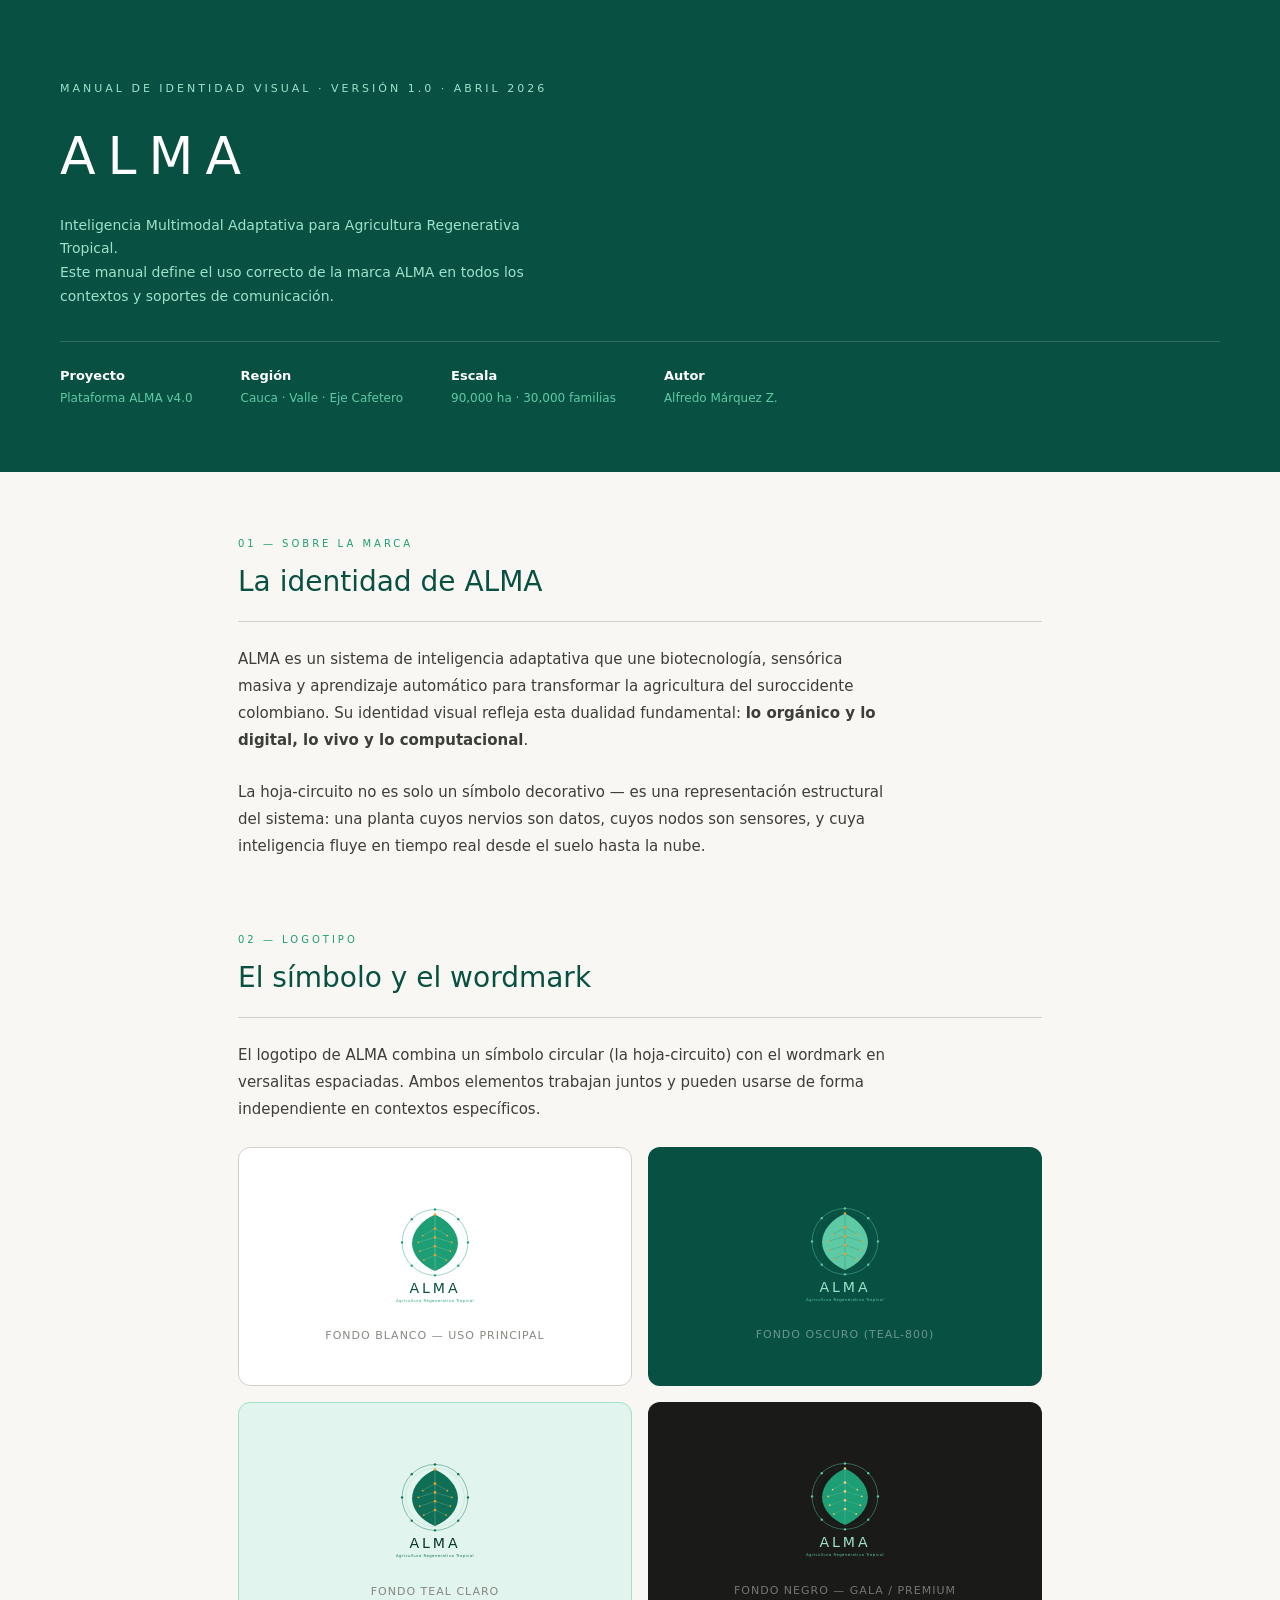
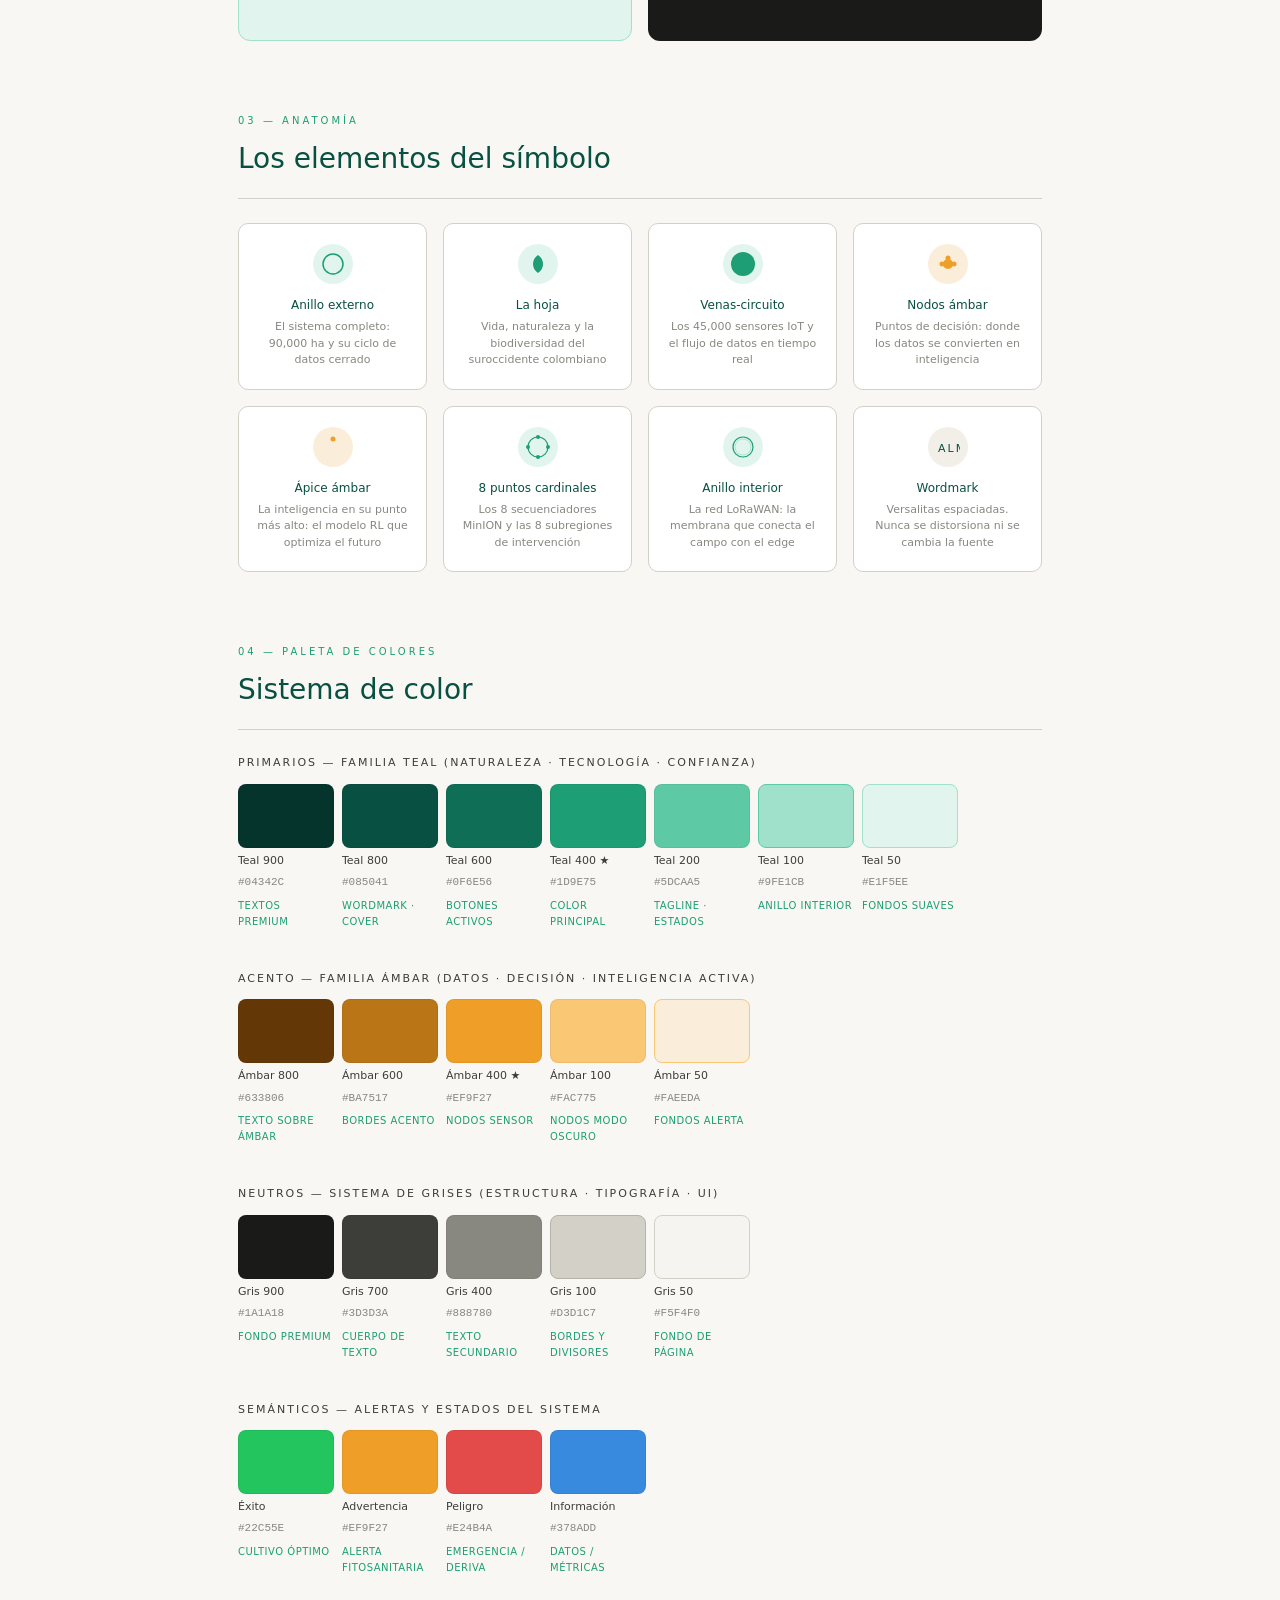
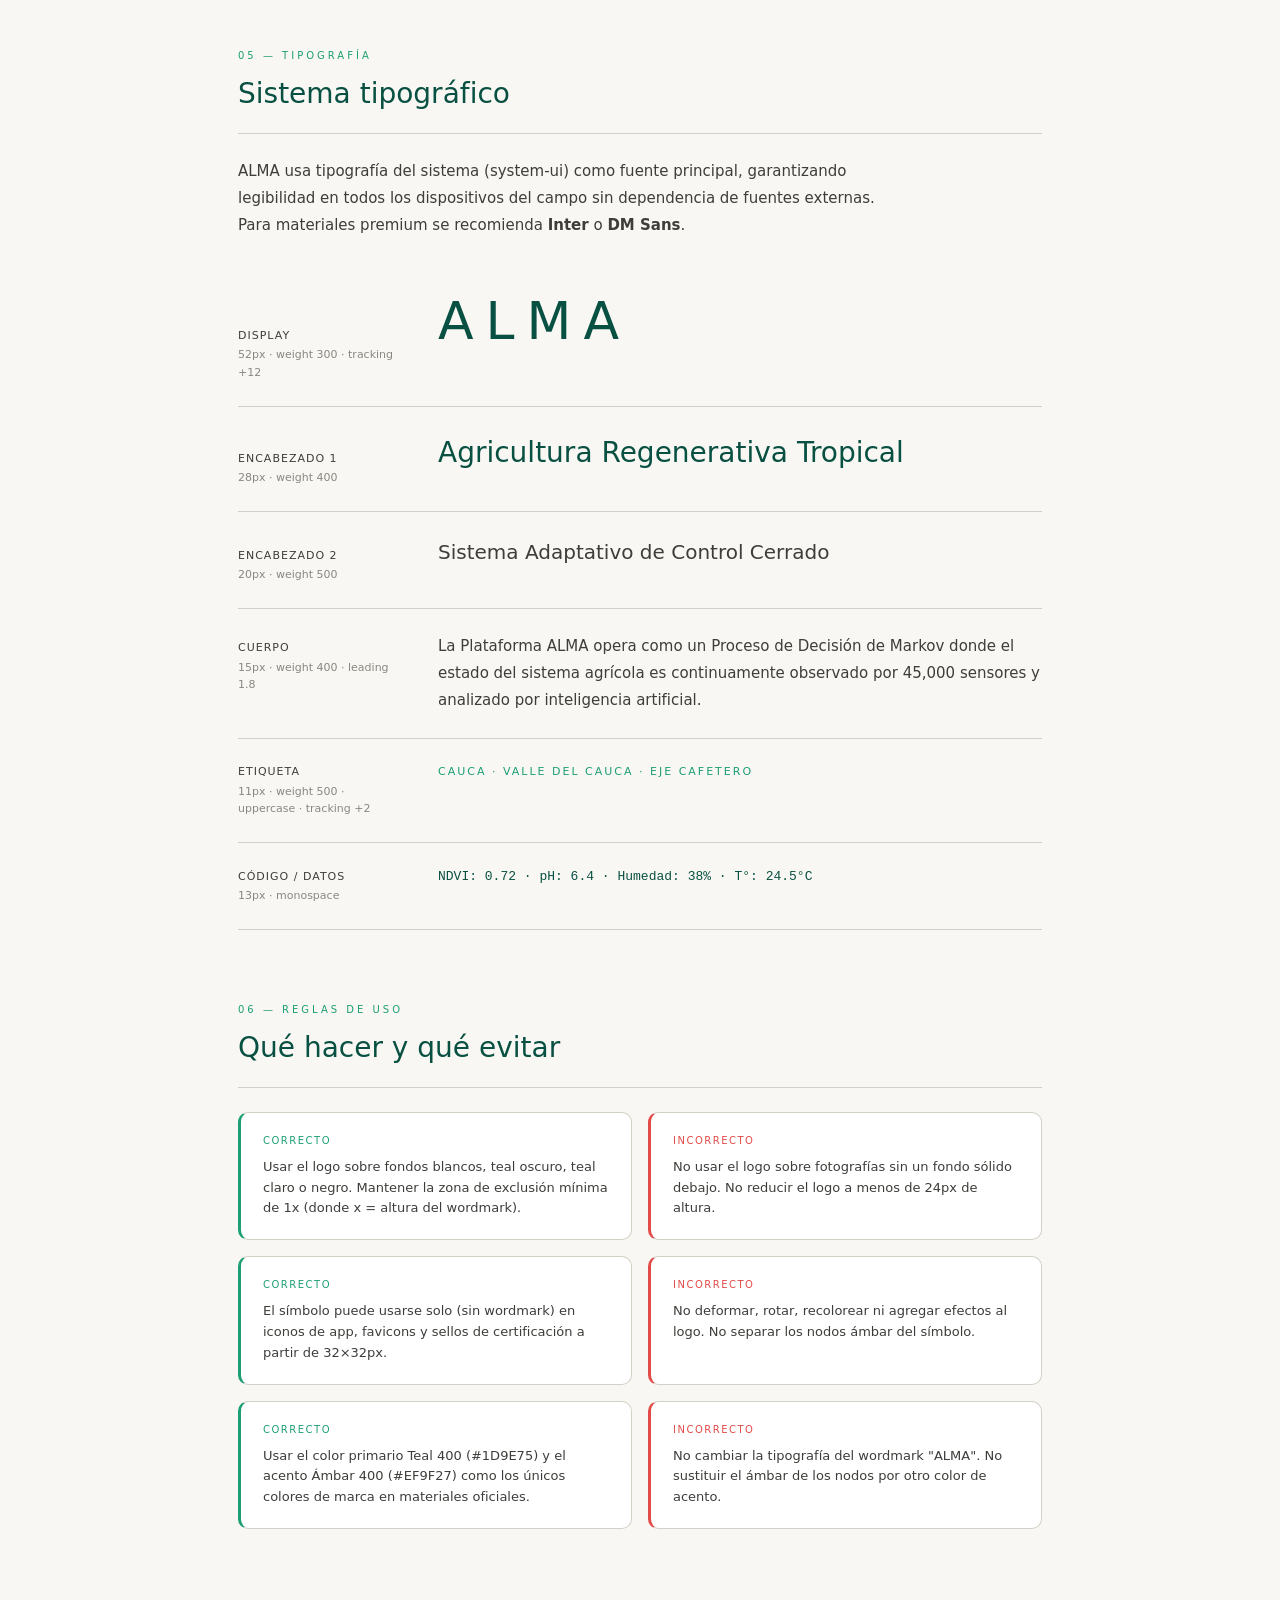
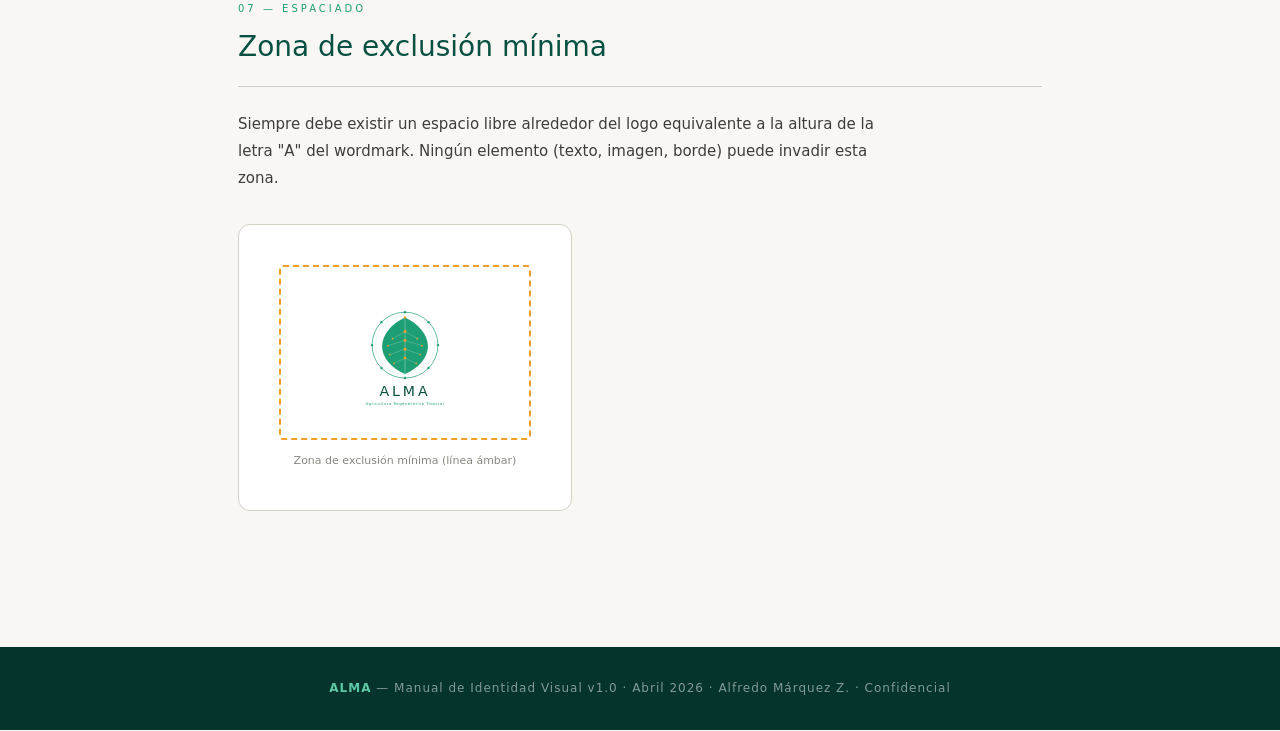
<file: alma-brand-manual.html>
<!DOCTYPE html>
<html lang="es">
<head>
<meta charset="UTF-8">
<meta name="viewport" content="width=device-width, initial-scale=1.0">
<title>ALMA — Manual de Identidad Visual</title>
<style>
  *, *::before, *::after { box-sizing: border-box; margin: 0; padding: 0; }

  :root {
    --teal-900: #04342C;
    --teal-800: #085041;
    --teal-600: #0F6E56;
    --teal-400: #1D9E75;
    --teal-200: #5DCAA5;
    --teal-100: #9FE1CB;
    --teal-50:  #E1F5EE;
    --amber-400: #EF9F27;
    --amber-100: #FAC775;
    --amber-50:  #FAEEDA;
    --gray-900: #1a1a18;
    --gray-700: #3d3d3a;
    --gray-400: #888780;
    --gray-100: #D3D1C7;
    --gray-50:  #F5F4F0;
    --white: #ffffff;
    --page-bg: #F8F7F3;
    --font: system-ui, -apple-system, 'Segoe UI', sans-serif;
  }

  body {
    font-family: var(--font);
    background: var(--page-bg);
    color: var(--gray-900);
    line-height: 1.6;
  }

  /* ── Cover ── */
  .cover {
    background: var(--teal-800);
    color: var(--white);
    padding: 80px 60px 64px;
    display: flex;
    flex-direction: column;
    gap: 32px;
  }
  .cover-badge {
    font-size: 11px;
    letter-spacing: 3px;
    text-transform: uppercase;
    color: var(--teal-100);
    font-weight: 400;
  }
  .cover-title {
    font-size: 52px;
    font-weight: 300;
    letter-spacing: 12px;
    line-height: 1;
  }
  .cover-sub {
    font-size: 14px;
    color: var(--teal-100);
    max-width: 480px;
    line-height: 1.7;
  }
  .cover-meta {
    display: flex;
    gap: 48px;
    padding-top: 24px;
    border-top: 1px solid rgba(255,255,255,0.15);
    font-size: 12px;
    color: var(--teal-200);
  }
  .cover-meta span strong {
    display: block;
    color: var(--white);
    font-size: 13px;
    margin-bottom: 2px;
  }

  /* ── Layout ── */
  .page {
    max-width: 900px;
    margin: 0 auto;
    padding: 64px 48px;
  }
  .section { margin-bottom: 72px; }
  .section-label {
    font-size: 10px;
    letter-spacing: 3px;
    text-transform: uppercase;
    color: var(--teal-400);
    font-weight: 500;
    margin-bottom: 8px;
  }
  .section-title {
    font-size: 28px;
    font-weight: 400;
    color: var(--teal-800);
    margin-bottom: 24px;
    padding-bottom: 16px;
    border-bottom: 1px solid var(--gray-100);
  }
  .body-text {
    font-size: 15px;
    color: var(--gray-700);
    line-height: 1.8;
    max-width: 660px;
  }

  /* ── Logo showcase ── */
  .logo-grid {
    display: grid;
    grid-template-columns: 1fr 1fr;
    gap: 16px;
    margin-top: 24px;
  }
  .logo-box {
    border-radius: 12px;
    padding: 40px 24px;
    display: flex;
    flex-direction: column;
    align-items: center;
    gap: 16px;
  }
  .logo-box.light { background: var(--white); border: 1px solid var(--gray-100); }
  .logo-box.dark  { background: var(--teal-800); }
  .logo-box.green { background: var(--teal-50); border: 1px solid var(--teal-100); }
  .logo-box.dark-alt { background: var(--gray-900); }
  .logo-box svg { width: 200px; height: auto; }
  .logo-label {
    font-size: 11px;
    letter-spacing: 1px;
    text-transform: uppercase;
    color: var(--gray-400);
  }
  .logo-box.dark .logo-label,
  .logo-box.dark-alt .logo-label { color: rgba(255,255,255,0.4); }

  /* ── Color palette ── */
  .palette-section { margin-bottom: 40px; }
  .palette-title {
    font-size: 13px;
    font-weight: 500;
    color: var(--gray-700);
    margin-bottom: 12px;
    text-transform: uppercase;
    letter-spacing: 2px;
    font-size: 11px;
  }
  .swatches {
    display: flex;
    gap: 8px;
    flex-wrap: wrap;
  }
  .swatch {
    display: flex;
    flex-direction: column;
    gap: 6px;
    width: 96px;
  }
  .swatch-color {
    height: 64px;
    border-radius: 8px;
    border: 1px solid rgba(0,0,0,0.06);
  }
  .swatch-name {
    font-size: 11px;
    font-weight: 500;
    color: var(--gray-700);
    line-height: 1.3;
  }
  .swatch-hex {
    font-size: 11px;
    color: var(--gray-400);
    font-family: 'SF Mono', 'Fira Code', monospace;
  }
  .swatch-role {
    font-size: 10px;
    color: var(--teal-400);
    font-weight: 500;
    text-transform: uppercase;
    letter-spacing: 0.5px;
  }

  /* ── Typography ── */
  .type-row {
    padding: 24px 0;
    border-bottom: 1px solid var(--gray-100);
    display: flex;
    align-items: baseline;
    gap: 40px;
  }
  .type-meta { width: 160px; flex-shrink: 0; }
  .type-meta-name { font-size: 11px; font-weight: 500; color: var(--gray-700); text-transform: uppercase; letter-spacing: 1px; }
  .type-meta-spec { font-size: 11px; color: var(--gray-400); margin-top: 2px; }
  .type-sample { flex: 1; }

  /* ── Usage rules ── */
  .rules-grid {
    display: grid;
    grid-template-columns: 1fr 1fr;
    gap: 16px;
    margin-top: 24px;
  }
  .rule-card {
    border-radius: 10px;
    padding: 20px 22px;
    border: 1px solid var(--gray-100);
    background: var(--white);
  }
  .rule-card.do { border-left: 3px solid var(--teal-400); }
  .rule-card.dont { border-left: 3px solid #E24B4A; }
  .rule-tag {
    font-size: 10px;
    font-weight: 500;
    text-transform: uppercase;
    letter-spacing: 1.5px;
    margin-bottom: 8px;
  }
  .rule-tag.do { color: var(--teal-400); }
  .rule-tag.dont { color: #E24B4A; }
  .rule-text { font-size: 13px; color: var(--gray-700); line-height: 1.6; }

  /* ── Icon system ── */
  .icon-row {
    display: flex;
    gap: 32px;
    align-items: center;
    flex-wrap: wrap;
    margin-top: 24px;
  }
  .icon-item {
    display: flex;
    flex-direction: column;
    align-items: center;
    gap: 8px;
  }
  .icon-circle {
    width: 56px;
    height: 56px;
    border-radius: 50%;
    display: flex;
    align-items: center;
    justify-content: center;
  }
  .icon-label { font-size: 11px; color: var(--gray-400); text-align: center; }

  /* ── Spacing ── */
  .spacing-row {
    display: flex;
    align-items: flex-end;
    gap: 24px;
    margin-top: 24px;
    flex-wrap: wrap;
  }
  .space-item { display: flex; flex-direction: column; align-items: center; gap: 8px; }
  .space-block { background: var(--teal-50); border: 1px solid var(--teal-100); }
  .space-label { font-size: 11px; color: var(--gray-400); font-family: monospace; }

  /* ── Footer ── */
  .footer {
    background: var(--teal-900);
    color: rgba(255,255,255,0.5);
    text-align: center;
    padding: 32px;
    font-size: 12px;
    letter-spacing: 1px;
  }
  .footer strong { color: var(--teal-200); }

  /* ── Divider ── */
  hr { border: none; border-top: 1px solid var(--gray-100); margin: 48px 0; }

  /* ── Symbol breakdown ── */
  .symbol-grid {
    display: grid;
    grid-template-columns: repeat(4, 1fr);
    gap: 16px;
    margin-top: 24px;
  }
  .symbol-card {
    background: var(--white);
    border: 1px solid var(--gray-100);
    border-radius: 10px;
    padding: 20px 16px;
    text-align: center;
  }
  .symbol-icon {
    width: 40px;
    height: 40px;
    border-radius: 50%;
    margin: 0 auto 12px;
    display: flex;
    align-items: center;
    justify-content: center;
  }
  .symbol-name { font-size: 12px; font-weight: 500; color: var(--teal-800); margin-bottom: 4px; }
  .symbol-desc { font-size: 11px; color: var(--gray-400); line-height: 1.5; }
</style>
</head>
<body>

<!-- Cover -->
<div class="cover">
  <div class="cover-badge">Manual de Identidad Visual · Versión 1.0 · Abril 2026</div>
  <div class="cover-title">ALMA</div>
  <div class="cover-sub">
    Inteligencia Multimodal Adaptativa para Agricultura Regenerativa Tropical.<br>
    Este manual define el uso correcto de la marca ALMA en todos los contextos y soportes de comunicación.
  </div>
  <div class="cover-meta">
    <span><strong>Proyecto</strong>Plataforma ALMA v4.0</span>
    <span><strong>Región</strong>Cauca · Valle · Eje Cafetero</span>
    <span><strong>Escala</strong>90,000 ha · 30,000 familias</span>
    <span><strong>Autor</strong>Alfredo Márquez Z.</span>
  </div>
</div>

<div class="page">

  <!-- 1. Introducción -->
  <div class="section">
    <div class="section-label">01 — Sobre la marca</div>
    <div class="section-title">La identidad de ALMA</div>
    <p class="body-text">
      ALMA es un sistema de inteligencia adaptativa que une biotecnología, sensórica masiva y aprendizaje automático para transformar la agricultura del suroccidente colombiano. Su identidad visual refleja esta dualidad fundamental: <strong>lo orgánico y lo digital, lo vivo y lo computacional</strong>.
    </p>
    <br>
    <p class="body-text">
      La hoja-circuito no es solo un símbolo decorativo — es una representación estructural del sistema: una planta cuyos nervios son datos, cuyos nodos son sensores, y cuya inteligencia fluye en tiempo real desde el suelo hasta la nube.
    </p>
  </div>

  <!-- 2. Logo -->
  <div class="section">
    <div class="section-label">02 — Logotipo</div>
    <div class="section-title">El símbolo y el wordmark</div>
    <p class="body-text">
      El logotipo de ALMA combina un símbolo circular (la hoja-circuito) con el wordmark en versalitas espaciadas. Ambos elementos trabajan juntos y pueden usarse de forma independiente en contextos específicos.
    </p>

    <div class="logo-grid">
      <div class="logo-box light">
        <svg viewBox="0 0 680 420" xmlns="http://www.w3.org/2000/svg">
          <circle cx="340" cy="185" r="112" fill="none" stroke="#1D9E75" stroke-width="1.5"/>
          <circle cx="340" cy="185" r="100" fill="none" stroke="#9FE1CB" stroke-width="0.5" opacity="0.8"/>
          <circle cx="452" cy="185" r="4" fill="#1D9E75"/><circle cx="419" cy="106" r="4" fill="#1D9E75"/><circle cx="340" cy="73" r="4" fill="#1D9E75"/><circle cx="261" cy="106" r="4" fill="#1D9E75"/><circle cx="228" cy="185" r="4" fill="#1D9E75"/><circle cx="261" cy="264" r="4" fill="#1D9E75"/><circle cx="340" cy="297" r="4" fill="#1D9E75"/><circle cx="419" cy="264" r="4" fill="#1D9E75"/>
          <path d="M 340,90 C 295,110 262,148 262,188 C 262,228 295,264 340,282 C 385,264 418,228 418,188 C 418,148 385,110 340,90 Z" fill="#1D9E75"/>
          <line x1="340" y1="96" x2="340" y2="278" stroke="white" stroke-width="1.2" opacity="0.65"/>
          <line x1="340" y1="138" x2="298" y2="162" stroke="white" stroke-width="1" opacity="0.55"/><line x1="340" y1="138" x2="382" y2="162" stroke="white" stroke-width="1" opacity="0.55"/>
          <line x1="340" y1="168" x2="283" y2="185" stroke="white" stroke-width="1" opacity="0.55"/><line x1="340" y1="168" x2="397" y2="185" stroke="white" stroke-width="1" opacity="0.55"/>
          <line x1="340" y1="198" x2="288" y2="215" stroke="white" stroke-width="1" opacity="0.55"/><line x1="340" y1="198" x2="392" y2="215" stroke="white" stroke-width="1" opacity="0.55"/>
          <line x1="340" y1="228" x2="302" y2="245" stroke="white" stroke-width="1" opacity="0.55"/><line x1="340" y1="228" x2="378" y2="245" stroke="white" stroke-width="1" opacity="0.55"/>
          <circle cx="340" cy="90" r="4" fill="#EF9F27"/><circle cx="340" cy="138" r="4.5" fill="#EF9F27"/><circle cx="298" cy="162" r="3" fill="#EF9F27"/><circle cx="382" cy="162" r="3" fill="#EF9F27"/><circle cx="340" cy="168" r="4.5" fill="#EF9F27"/><circle cx="283" cy="185" r="3" fill="#EF9F27"/><circle cx="397" cy="185" r="3" fill="#EF9F27"/><circle cx="340" cy="198" r="4.5" fill="#EF9F27"/><circle cx="288" cy="215" r="3" fill="#EF9F27"/><circle cx="392" cy="215" r="3" fill="#EF9F27"/><circle cx="340" cy="228" r="4.5" fill="#EF9F27"/><circle cx="302" cy="245" r="3" fill="#EF9F27"/><circle cx="378" cy="245" r="3" fill="#EF9F27"/>
          <text x="340" y="358" text-anchor="middle" font-family="system-ui,sans-serif" font-size="48" font-weight="500" letter-spacing="10" fill="#085041">ALMA</text>
          <text x="340" y="386" text-anchor="middle" font-family="system-ui,sans-serif" font-size="13" font-weight="400" letter-spacing="1.5" fill="#1D9E75">Agricultura Regenerativa Tropical</text>
        </svg>
        <div class="logo-label">Fondo blanco — uso principal</div>
      </div>
      <div class="logo-box dark">
        <svg viewBox="0 0 680 420" xmlns="http://www.w3.org/2000/svg">
          <circle cx="340" cy="185" r="112" fill="none" stroke="#5DCAA5" stroke-width="1.5"/>
          <circle cx="340" cy="185" r="100" fill="none" stroke="#1D9E75" stroke-width="0.5" opacity="0.8"/>
          <circle cx="452" cy="185" r="4" fill="#5DCAA5"/><circle cx="419" cy="106" r="4" fill="#5DCAA5"/><circle cx="340" cy="73" r="4" fill="#5DCAA5"/><circle cx="261" cy="106" r="4" fill="#5DCAA5"/><circle cx="228" cy="185" r="4" fill="#5DCAA5"/><circle cx="261" cy="264" r="4" fill="#5DCAA5"/><circle cx="340" cy="297" r="4" fill="#5DCAA5"/><circle cx="419" cy="264" r="4" fill="#5DCAA5"/>
          <path d="M 340,90 C 295,110 262,148 262,188 C 262,228 295,264 340,282 C 385,264 418,228 418,188 C 418,148 385,110 340,90 Z" fill="#5DCAA5"/>
          <line x1="340" y1="96" x2="340" y2="278" stroke="#085041" stroke-width="1.2" opacity="0.65"/>
          <line x1="340" y1="138" x2="298" y2="162" stroke="#085041" stroke-width="1" opacity="0.55"/><line x1="340" y1="138" x2="382" y2="162" stroke="#085041" stroke-width="1" opacity="0.55"/>
          <line x1="340" y1="168" x2="283" y2="185" stroke="#085041" stroke-width="1" opacity="0.55"/><line x1="340" y1="168" x2="397" y2="185" stroke="#085041" stroke-width="1" opacity="0.55"/>
          <line x1="340" y1="198" x2="288" y2="215" stroke="#085041" stroke-width="1" opacity="0.55"/><line x1="340" y1="198" x2="392" y2="215" stroke="#085041" stroke-width="1" opacity="0.55"/>
          <line x1="340" y1="228" x2="302" y2="245" stroke="#085041" stroke-width="1" opacity="0.55"/><line x1="340" y1="228" x2="378" y2="245" stroke="#085041" stroke-width="1" opacity="0.55"/>
          <circle cx="340" cy="90" r="4" fill="#EF9F27"/><circle cx="340" cy="138" r="4.5" fill="#EF9F27"/><circle cx="298" cy="162" r="3" fill="#EF9F27"/><circle cx="382" cy="162" r="3" fill="#EF9F27"/><circle cx="340" cy="168" r="4.5" fill="#EF9F27"/><circle cx="283" cy="185" r="3" fill="#EF9F27"/><circle cx="397" cy="185" r="3" fill="#EF9F27"/><circle cx="340" cy="198" r="4.5" fill="#EF9F27"/><circle cx="288" cy="215" r="3" fill="#EF9F27"/><circle cx="392" cy="215" r="3" fill="#EF9F27"/><circle cx="340" cy="228" r="4.5" fill="#EF9F27"/><circle cx="302" cy="245" r="3" fill="#EF9F27"/><circle cx="378" cy="245" r="3" fill="#EF9F27"/>
          <text x="340" y="358" text-anchor="middle" font-family="system-ui,sans-serif" font-size="48" font-weight="500" letter-spacing="10" fill="#9FE1CB">ALMA</text>
          <text x="340" y="386" text-anchor="middle" font-family="system-ui,sans-serif" font-size="13" font-weight="400" letter-spacing="1.5" fill="#5DCAA5">Agricultura Regenerativa Tropical</text>
        </svg>
        <div class="logo-label">Fondo oscuro (teal-800)</div>
      </div>
      <div class="logo-box green">
        <svg viewBox="0 0 680 420" xmlns="http://www.w3.org/2000/svg">
          <circle cx="340" cy="185" r="112" fill="none" stroke="#0F6E56" stroke-width="1.5"/>
          <circle cx="340" cy="185" r="100" fill="none" stroke="#1D9E75" stroke-width="0.5" opacity="0.8"/>
          <circle cx="452" cy="185" r="4" fill="#0F6E56"/><circle cx="419" cy="106" r="4" fill="#0F6E56"/><circle cx="340" cy="73" r="4" fill="#0F6E56"/><circle cx="261" cy="106" r="4" fill="#0F6E56"/><circle cx="228" cy="185" r="4" fill="#0F6E56"/><circle cx="261" cy="264" r="4" fill="#0F6E56"/><circle cx="340" cy="297" r="4" fill="#0F6E56"/><circle cx="419" cy="264" r="4" fill="#0F6E56"/>
          <path d="M 340,90 C 295,110 262,148 262,188 C 262,228 295,264 340,282 C 385,264 418,228 418,188 C 418,148 385,110 340,90 Z" fill="#0F6E56"/>
          <line x1="340" y1="96" x2="340" y2="278" stroke="white" stroke-width="1.2" opacity="0.65"/>
          <line x1="340" y1="138" x2="298" y2="162" stroke="white" stroke-width="1" opacity="0.55"/><line x1="340" y1="138" x2="382" y2="162" stroke="white" stroke-width="1" opacity="0.55"/>
          <line x1="340" y1="168" x2="283" y2="185" stroke="white" stroke-width="1" opacity="0.55"/><line x1="340" y1="168" x2="397" y2="185" stroke="white" stroke-width="1" opacity="0.55"/>
          <line x1="340" y1="198" x2="288" y2="215" stroke="white" stroke-width="1" opacity="0.55"/><line x1="340" y1="198" x2="392" y2="215" stroke="white" stroke-width="1" opacity="0.55"/>
          <line x1="340" y1="228" x2="302" y2="245" stroke="white" stroke-width="1" opacity="0.55"/><line x1="340" y1="228" x2="378" y2="245" stroke="white" stroke-width="1" opacity="0.55"/>
          <circle cx="340" cy="90" r="4" fill="#EF9F27"/><circle cx="340" cy="138" r="4.5" fill="#EF9F27"/><circle cx="298" cy="162" r="3" fill="#EF9F27"/><circle cx="382" cy="162" r="3" fill="#EF9F27"/><circle cx="340" cy="168" r="4.5" fill="#EF9F27"/><circle cx="283" cy="185" r="3" fill="#EF9F27"/><circle cx="397" cy="185" r="3" fill="#EF9F27"/><circle cx="340" cy="198" r="4.5" fill="#EF9F27"/><circle cx="288" cy="215" r="3" fill="#EF9F27"/><circle cx="392" cy="215" r="3" fill="#EF9F27"/><circle cx="340" cy="228" r="4.5" fill="#EF9F27"/><circle cx="302" cy="245" r="3" fill="#EF9F27"/><circle cx="378" cy="245" r="3" fill="#EF9F27"/>
          <text x="340" y="358" text-anchor="middle" font-family="system-ui,sans-serif" font-size="48" font-weight="500" letter-spacing="10" fill="#04342C">ALMA</text>
          <text x="340" y="386" text-anchor="middle" font-family="system-ui,sans-serif" font-size="13" font-weight="400" letter-spacing="1.5" fill="#0F6E56">Agricultura Regenerativa Tropical</text>
        </svg>
        <div class="logo-label">Fondo teal claro</div>
      </div>
      <div class="logo-box dark-alt">
        <svg viewBox="0 0 680 420" xmlns="http://www.w3.org/2000/svg">
          <circle cx="340" cy="185" r="112" fill="none" stroke="#5DCAA5" stroke-width="1.5"/>
          <circle cx="340" cy="185" r="100" fill="none" stroke="#1D9E75" stroke-width="0.5" opacity="0.6"/>
          <circle cx="452" cy="185" r="4" fill="#5DCAA5"/><circle cx="419" cy="106" r="4" fill="#5DCAA5"/><circle cx="340" cy="73" r="4" fill="#5DCAA5"/><circle cx="261" cy="106" r="4" fill="#5DCAA5"/><circle cx="228" cy="185" r="4" fill="#5DCAA5"/><circle cx="261" cy="264" r="4" fill="#5DCAA5"/><circle cx="340" cy="297" r="4" fill="#5DCAA5"/><circle cx="419" cy="264" r="4" fill="#5DCAA5"/>
          <path d="M 340,90 C 295,110 262,148 262,188 C 262,228 295,264 340,282 C 385,264 418,228 418,188 C 418,148 385,110 340,90 Z" fill="#1D9E75"/>
          <line x1="340" y1="96" x2="340" y2="278" stroke="white" stroke-width="1.2" opacity="0.4"/>
          <line x1="340" y1="138" x2="298" y2="162" stroke="white" stroke-width="1" opacity="0.35"/><line x1="340" y1="138" x2="382" y2="162" stroke="white" stroke-width="1" opacity="0.35"/>
          <line x1="340" y1="168" x2="283" y2="185" stroke="white" stroke-width="1" opacity="0.35"/><line x1="340" y1="168" x2="397" y2="185" stroke="white" stroke-width="1" opacity="0.35"/>
          <line x1="340" y1="198" x2="288" y2="215" stroke="white" stroke-width="1" opacity="0.35"/><line x1="340" y1="198" x2="392" y2="215" stroke="white" stroke-width="1" opacity="0.35"/>
          <line x1="340" y1="228" x2="302" y2="245" stroke="white" stroke-width="1" opacity="0.35"/><line x1="340" y1="228" x2="378" y2="245" stroke="white" stroke-width="1" opacity="0.35"/>
          <circle cx="340" cy="90" r="4" fill="#FAC775"/><circle cx="340" cy="138" r="4.5" fill="#FAC775"/><circle cx="298" cy="162" r="3" fill="#FAC775"/><circle cx="382" cy="162" r="3" fill="#FAC775"/><circle cx="340" cy="168" r="4.5" fill="#FAC775"/><circle cx="283" cy="185" r="3" fill="#FAC775"/><circle cx="397" cy="185" r="3" fill="#FAC775"/><circle cx="340" cy="198" r="4.5" fill="#FAC775"/><circle cx="288" cy="215" r="3" fill="#FAC775"/><circle cx="392" cy="215" r="3" fill="#FAC775"/><circle cx="340" cy="228" r="4.5" fill="#FAC775"/><circle cx="302" cy="245" r="3" fill="#FAC775"/><circle cx="378" cy="245" r="3" fill="#FAC775"/>
          <text x="340" y="358" text-anchor="middle" font-family="system-ui,sans-serif" font-size="48" font-weight="500" letter-spacing="10" fill="#9FE1CB">ALMA</text>
          <text x="340" y="386" text-anchor="middle" font-family="system-ui,sans-serif" font-size="13" font-weight="400" letter-spacing="1.5" fill="#5DCAA5">Agricultura Regenerativa Tropical</text>
        </svg>
        <div class="logo-label">Fondo negro — gala / premium</div>
      </div>
    </div>
  </div>

  <!-- 3. Anatomía del símbolo -->
  <div class="section">
    <div class="section-label">03 — Anatomía</div>
    <div class="section-title">Los elementos del símbolo</div>
    <div class="symbol-grid">
      <div class="symbol-card">
        <div class="symbol-icon" style="background:#E1F5EE">
          <svg width="24" height="24" viewBox="0 0 24 24" fill="none">
            <circle cx="12" cy="12" r="10" stroke="#1D9E75" stroke-width="1.5"/>
          </svg>
        </div>
        <div class="symbol-name">Anillo externo</div>
        <div class="symbol-desc">El sistema completo: 90,000 ha y su ciclo de datos cerrado</div>
      </div>
      <div class="symbol-card">
        <div class="symbol-icon" style="background:#E1F5EE">
          <svg width="24" height="24" viewBox="0 0 24 24" fill="none">
            <path d="M12 3 C9 5 7 8 7 12 C7 16 9 19 12 21 C15 19 17 16 17 12 C17 8 15 5 12 3 Z" fill="#1D9E75"/>
          </svg>
        </div>
        <div class="symbol-name">La hoja</div>
        <div class="symbol-desc">Vida, naturaleza y la biodiversidad del suroccidente colombiano</div>
      </div>
      <div class="symbol-card">
        <div class="symbol-icon" style="background:#E1F5EE">
          <svg width="24" height="24" viewBox="0 0 24 24" fill="none">
            <line x1="12" y1="4" x2="12" y2="20" stroke="white" stroke-width="1.5"/>
            <line x1="12" y1="9" x2="8" y2="12" stroke="white" stroke-width="1"/>
            <line x1="12" y1="9" x2="16" y2="12" stroke="white" stroke-width="1"/>
            <rect x="0" y="0" width="24" height="24" fill="#1D9E75" rx="12" style="z-index:-1"/>
          </svg>
        </div>
        <div class="symbol-name">Venas-circuito</div>
        <div class="symbol-desc">Los 45,000 sensores IoT y el flujo de datos en tiempo real</div>
      </div>
      <div class="symbol-card">
        <div class="symbol-icon" style="background:#FAEEDA">
          <svg width="24" height="24" viewBox="0 0 24 24">
            <circle cx="12" cy="12" r="5" fill="#EF9F27"/>
            <circle cx="12" cy="6" r="2.5" fill="#EF9F27"/>
            <circle cx="6" cy="12" r="2.5" fill="#EF9F27"/>
            <circle cx="18" cy="12" r="2.5" fill="#EF9F27"/>
          </svg>
        </div>
        <div class="symbol-name">Nodos ámbar</div>
        <div class="symbol-desc">Puntos de decisión: donde los datos se convierten en inteligencia</div>
      </div>
      <div class="symbol-card">
        <div class="symbol-icon" style="background:#FAEEDA">
          <svg width="24" height="24" viewBox="0 0 24 24">
            <circle cx="12" cy="4" r="2.5" fill="#EF9F27"/>
          </svg>
        </div>
        <div class="symbol-name">Ápice ámbar</div>
        <div class="symbol-desc">La inteligencia en su punto más alto: el modelo RL que optimiza el futuro</div>
      </div>
      <div class="symbol-card">
        <div class="symbol-icon" style="background:#E1F5EE">
          <svg width="24" height="24" viewBox="0 0 24 24">
            <circle cx="12" cy="12" r="10" fill="none" stroke="#1D9E75" stroke-width="1.2"/>
            <circle cx="22" cy="12" r="2" fill="#1D9E75"/>
            <circle cx="2"  cy="12" r="2" fill="#1D9E75"/>
            <circle cx="12" cy="2"  r="2" fill="#1D9E75"/>
            <circle cx="12" cy="22" r="2" fill="#1D9E75"/>
          </svg>
        </div>
        <div class="symbol-name">8 puntos cardinales</div>
        <div class="symbol-desc">Los 8 secuenciadores MinION y las 8 subregiones de intervención</div>
      </div>
      <div class="symbol-card">
        <div class="symbol-icon" style="background:#E1F5EE">
          <svg width="24" height="24" viewBox="0 0 24 24">
            <circle cx="12" cy="12" r="8" fill="none" stroke="#9FE1CB" stroke-width="0.8"/>
            <circle cx="12" cy="12" r="10" fill="none" stroke="#1D9E75" stroke-width="1.2"/>
          </svg>
        </div>
        <div class="symbol-name">Anillo interior</div>
        <div class="symbol-desc">La red LoRaWAN: la membrana que conecta el campo con el edge</div>
      </div>
      <div class="symbol-card">
        <div class="symbol-icon" style="background:#F1EFE8">
          <svg width="24" height="24" viewBox="0 0 24 24">
            <text x="2" y="17" font-family="system-ui" font-size="11" font-weight="500" fill="#085041" letter-spacing="2">ALMA</text>
          </svg>
        </div>
        <div class="symbol-name">Wordmark</div>
        <div class="symbol-desc">Versalitas espaciadas. Nunca se distorsiona ni se cambia la fuente</div>
      </div>
    </div>
  </div>

  <!-- 4. Paleta de colores -->
  <div class="section">
    <div class="section-label">04 — Paleta de colores</div>
    <div class="section-title">Sistema de color</div>

    <div class="palette-section">
      <div class="palette-title">Primarios — Familia Teal (naturaleza · tecnología · confianza)</div>
      <div class="swatches">
        <div class="swatch">
          <div class="swatch-color" style="background:#04342C"></div>
          <div class="swatch-name">Teal 900</div>
          <div class="swatch-hex">#04342C</div>
          <div class="swatch-role">Textos premium</div>
        </div>
        <div class="swatch">
          <div class="swatch-color" style="background:#085041"></div>
          <div class="swatch-name">Teal 800</div>
          <div class="swatch-hex">#085041</div>
          <div class="swatch-role">Wordmark · Cover</div>
        </div>
        <div class="swatch">
          <div class="swatch-color" style="background:#0F6E56"></div>
          <div class="swatch-name">Teal 600</div>
          <div class="swatch-hex">#0F6E56</div>
          <div class="swatch-role">Botones activos</div>
        </div>
        <div class="swatch">
          <div class="swatch-color" style="background:#1D9E75"></div>
          <div class="swatch-name">Teal 400 ★</div>
          <div class="swatch-hex">#1D9E75</div>
          <div class="swatch-role">COLOR PRINCIPAL</div>
        </div>
        <div class="swatch">
          <div class="swatch-color" style="background:#5DCAA5"></div>
          <div class="swatch-name">Teal 200</div>
          <div class="swatch-hex">#5DCAA5</div>
          <div class="swatch-role">Tagline · estados</div>
        </div>
        <div class="swatch">
          <div class="swatch-color" style="background:#9FE1CB; border:1px solid #5DCAA5;"></div>
          <div class="swatch-name">Teal 100</div>
          <div class="swatch-hex">#9FE1CB</div>
          <div class="swatch-role">Anillo interior</div>
        </div>
        <div class="swatch">
          <div class="swatch-color" style="background:#E1F5EE; border:1px solid #9FE1CB;"></div>
          <div class="swatch-name">Teal 50</div>
          <div class="swatch-hex">#E1F5EE</div>
          <div class="swatch-role">Fondos suaves</div>
        </div>
      </div>
    </div>

    <div class="palette-section">
      <div class="palette-title">Acento — Familia Ámbar (datos · decisión · inteligencia activa)</div>
      <div class="swatches">
        <div class="swatch">
          <div class="swatch-color" style="background:#633806"></div>
          <div class="swatch-name">Ámbar 800</div>
          <div class="swatch-hex">#633806</div>
          <div class="swatch-role">Texto sobre ámbar</div>
        </div>
        <div class="swatch">
          <div class="swatch-color" style="background:#BA7517"></div>
          <div class="swatch-name">Ámbar 600</div>
          <div class="swatch-hex">#BA7517</div>
          <div class="swatch-role">Bordes acento</div>
        </div>
        <div class="swatch">
          <div class="swatch-color" style="background:#EF9F27"></div>
          <div class="swatch-name">Ámbar 400 ★</div>
          <div class="swatch-hex">#EF9F27</div>
          <div class="swatch-role">NODOS SENSOR</div>
        </div>
        <div class="swatch">
          <div class="swatch-color" style="background:#FAC775"></div>
          <div class="swatch-name">Ámbar 100</div>
          <div class="swatch-hex">#FAC775</div>
          <div class="swatch-role">Nodos modo oscuro</div>
        </div>
        <div class="swatch">
          <div class="swatch-color" style="background:#FAEEDA; border:1px solid #FAC775;"></div>
          <div class="swatch-name">Ámbar 50</div>
          <div class="swatch-hex">#FAEEDA</div>
          <div class="swatch-role">Fondos alerta</div>
        </div>
      </div>
    </div>

    <div class="palette-section">
      <div class="palette-title">Neutros — Sistema de grises (estructura · tipografía · UI)</div>
      <div class="swatches">
        <div class="swatch">
          <div class="swatch-color" style="background:#1a1a18"></div>
          <div class="swatch-name">Gris 900</div>
          <div class="swatch-hex">#1A1A18</div>
          <div class="swatch-role">Fondo premium</div>
        </div>
        <div class="swatch">
          <div class="swatch-color" style="background:#3d3d3a"></div>
          <div class="swatch-name">Gris 700</div>
          <div class="swatch-hex">#3D3D3A</div>
          <div class="swatch-role">Cuerpo de texto</div>
        </div>
        <div class="swatch">
          <div class="swatch-color" style="background:#888780"></div>
          <div class="swatch-name">Gris 400</div>
          <div class="swatch-hex">#888780</div>
          <div class="swatch-role">Texto secundario</div>
        </div>
        <div class="swatch">
          <div class="swatch-color" style="background:#D3D1C7; border:1px solid #b4b2a9;"></div>
          <div class="swatch-name">Gris 100</div>
          <div class="swatch-hex">#D3D1C7</div>
          <div class="swatch-role">Bordes y divisores</div>
        </div>
        <div class="swatch">
          <div class="swatch-color" style="background:#F5F4F0; border:1px solid #D3D1C7;"></div>
          <div class="swatch-name">Gris 50</div>
          <div class="swatch-hex">#F5F4F0</div>
          <div class="swatch-role">Fondo de página</div>
        </div>
      </div>
    </div>

    <div class="palette-section">
      <div class="palette-title">Semánticos — Alertas y estados del sistema</div>
      <div class="swatches">
        <div class="swatch">
          <div class="swatch-color" style="background:#22C55E"></div>
          <div class="swatch-name">Éxito</div>
          <div class="swatch-hex">#22C55E</div>
          <div class="swatch-role">Cultivo óptimo</div>
        </div>
        <div class="swatch">
          <div class="swatch-color" style="background:#EF9F27"></div>
          <div class="swatch-name">Advertencia</div>
          <div class="swatch-hex">#EF9F27</div>
          <div class="swatch-role">Alerta fitosanitaria</div>
        </div>
        <div class="swatch">
          <div class="swatch-color" style="background:#E24B4A"></div>
          <div class="swatch-name">Peligro</div>
          <div class="swatch-hex">#E24B4A</div>
          <div class="swatch-role">Emergencia / deriva</div>
        </div>
        <div class="swatch">
          <div class="swatch-color" style="background:#378ADD"></div>
          <div class="swatch-name">Información</div>
          <div class="swatch-hex">#378ADD</div>
          <div class="swatch-role">Datos / métricas</div>
        </div>
      </div>
    </div>
  </div>

  <!-- 5. Tipografía -->
  <div class="section">
    <div class="section-label">05 — Tipografía</div>
    <div class="section-title">Sistema tipográfico</div>
    <p class="body-text">ALMA usa tipografía del sistema (system-ui) como fuente principal, garantizando legibilidad en todos los dispositivos del campo sin dependencia de fuentes externas. Para materiales premium se recomienda <strong>Inter</strong> o <strong>DM Sans</strong>.</p>

    <div style="margin-top:32px">
      <div class="type-row">
        <div class="type-meta">
          <div class="type-meta-name">Display</div>
          <div class="type-meta-spec">52px · weight 300 · tracking +12</div>
        </div>
        <div class="type-sample" style="font-size:52px; font-weight:300; letter-spacing:12px; color:#085041; line-height:1;">ALMA</div>
      </div>
      <div class="type-row">
        <div class="type-meta">
          <div class="type-meta-name">Encabezado 1</div>
          <div class="type-meta-spec">28px · weight 400</div>
        </div>
        <div class="type-sample" style="font-size:28px; font-weight:400; color:#085041;">Agricultura Regenerativa Tropical</div>
      </div>
      <div class="type-row">
        <div class="type-meta">
          <div class="type-meta-name">Encabezado 2</div>
          <div class="type-meta-spec">20px · weight 500</div>
        </div>
        <div class="type-sample" style="font-size:20px; font-weight:500; color:#3d3d3a;">Sistema Adaptativo de Control Cerrado</div>
      </div>
      <div class="type-row">
        <div class="type-meta">
          <div class="type-meta-name">Cuerpo</div>
          <div class="type-meta-spec">15px · weight 400 · leading 1.8</div>
        </div>
        <div class="type-sample" style="font-size:15px; color:#3d3d3a; line-height:1.8;">La Plataforma ALMA opera como un Proceso de Decisión de Markov donde el estado del sistema agrícola es continuamente observado por 45,000 sensores y analizado por inteligencia artificial.</div>
      </div>
      <div class="type-row">
        <div class="type-meta">
          <div class="type-meta-name">Etiqueta</div>
          <div class="type-meta-spec">11px · weight 500 · uppercase · tracking +2</div>
        </div>
        <div class="type-sample" style="font-size:11px; font-weight:500; text-transform:uppercase; letter-spacing:2px; color:#1D9E75;">Cauca · Valle del Cauca · Eje Cafetero</div>
      </div>
      <div class="type-row">
        <div class="type-meta">
          <div class="type-meta-name">Código / Datos</div>
          <div class="type-meta-spec">13px · monospace</div>
        </div>
        <div class="type-sample" style="font-size:13px; font-family:'SF Mono','Fira Code',monospace; color:#085041;">NDVI: 0.72 · pH: 6.4 · Humedad: 38% · T°: 24.5°C</div>
      </div>
    </div>
  </div>

  <!-- 6. Reglas de uso -->
  <div class="section">
    <div class="section-label">06 — Reglas de uso</div>
    <div class="section-title">Qué hacer y qué evitar</div>
    <div class="rules-grid">
      <div class="rule-card do">
        <div class="rule-tag do">Correcto</div>
        <div class="rule-text">Usar el logo sobre fondos blancos, teal oscuro, teal claro o negro. Mantener la zona de exclusión mínima de 1x (donde x = altura del wordmark).</div>
      </div>
      <div class="rule-card dont">
        <div class="rule-tag dont">Incorrecto</div>
        <div class="rule-text">No usar el logo sobre fotografías sin un fondo sólido debajo. No reducir el logo a menos de 24px de altura.</div>
      </div>
      <div class="rule-card do">
        <div class="rule-tag do">Correcto</div>
        <div class="rule-text">El símbolo puede usarse solo (sin wordmark) en iconos de app, favicons y sellos de certificación a partir de 32×32px.</div>
      </div>
      <div class="rule-card dont">
        <div class="rule-tag dont">Incorrecto</div>
        <div class="rule-text">No deformar, rotar, recolorear ni agregar efectos al logo. No separar los nodos ámbar del símbolo.</div>
      </div>
      <div class="rule-card do">
        <div class="rule-tag do">Correcto</div>
        <div class="rule-text">Usar el color primario Teal 400 (#1D9E75) y el acento Ámbar 400 (#EF9F27) como los únicos colores de marca en materiales oficiales.</div>
      </div>
      <div class="rule-card dont">
        <div class="rule-tag dont">Incorrecto</div>
        <div class="rule-text">No cambiar la tipografía del wordmark "ALMA". No sustituir el ámbar de los nodos por otro color de acento.</div>
      </div>
    </div>
  </div>

  <!-- 7. Zona de exclusión -->
  <div class="section">
    <div class="section-label">07 — Espaciado</div>
    <div class="section-title">Zona de exclusión mínima</div>
    <p class="body-text">Siempre debe existir un espacio libre alrededor del logo equivalente a la altura de la letra "A" del wordmark. Ningún elemento (texto, imagen, borde) puede invadir esta zona.</p>
    <div style="margin-top:32px; background:white; border:1px solid var(--gray-100); border-radius:12px; padding:40px; display:inline-block;">
      <div style="border:2px dashed #EF9F27; padding:24px; display:inline-block; border-radius:4px;">
        <div style="display:flex;flex-direction:column;align-items:center;gap:4px;">
          <svg viewBox="0 0 340 210" width="200" xmlns="http://www.w3.org/2000/svg">
            <circle cx="170" cy="92" r="56" fill="none" stroke="#1D9E75" stroke-width="1.2"/>
            <circle cx="170" cy="92" r="50" fill="none" stroke="#9FE1CB" stroke-width="0.5" opacity="0.8"/>
            <circle cx="226" cy="92" r="2" fill="#1D9E75"/><circle cx="210" cy="53" r="2" fill="#1D9E75"/><circle cx="170" cy="36" r="2" fill="#1D9E75"/><circle cx="130" cy="53" r="2" fill="#1D9E75"/><circle cx="114" cy="92" r="2" fill="#1D9E75"/><circle cx="130" cy="131" r="2" fill="#1D9E75"/><circle cx="170" cy="148" r="2" fill="#1D9E75"/><circle cx="210" cy="131" r="2" fill="#1D9E75"/>
            <path d="M 170,45 C 148,55 131,74 131,94 C 131,114 148,132 170,141 C 192,132 209,114 209,94 C 209,74 192,55 170,45 Z" fill="#1D9E75"/>
            <line x1="170" y1="48" x2="170" y2="139" stroke="white" stroke-width="0.8" opacity="0.65"/>
            <line x1="170" y1="69" x2="149" y2="81" stroke="white" stroke-width="0.6" opacity="0.55"/><line x1="170" y1="69" x2="191" y2="81" stroke="white" stroke-width="0.6" opacity="0.55"/>
            <line x1="170" y1="84" x2="141" y2="93" stroke="white" stroke-width="0.6" opacity="0.55"/><line x1="170" y1="84" x2="199" y2="93" stroke="white" stroke-width="0.6" opacity="0.55"/>
            <line x1="170" y1="99" x2="144" y2="108" stroke="white" stroke-width="0.6" opacity="0.55"/><line x1="170" y1="99" x2="196" y2="108" stroke="white" stroke-width="0.6" opacity="0.55"/>
            <line x1="170" y1="114" x2="151" y2="123" stroke="white" stroke-width="0.6" opacity="0.55"/><line x1="170" y1="114" x2="189" y2="123" stroke="white" stroke-width="0.6" opacity="0.55"/>
            <circle cx="170" cy="45" r="2" fill="#EF9F27"/><circle cx="170" cy="69" r="2.5" fill="#EF9F27"/><circle cx="149" cy="81" r="1.5" fill="#EF9F27"/><circle cx="191" cy="81" r="1.5" fill="#EF9F27"/><circle cx="170" cy="84" r="2.5" fill="#EF9F27"/><circle cx="141" cy="93" r="1.5" fill="#EF9F27"/><circle cx="199" cy="93" r="1.5" fill="#EF9F27"/><circle cx="170" cy="99" r="2.5" fill="#EF9F27"/><circle cx="144" cy="108" r="1.5" fill="#EF9F27"/><circle cx="196" cy="108" r="1.5" fill="#EF9F27"/><circle cx="170" cy="114" r="2.5" fill="#EF9F27"/><circle cx="151" cy="123" r="1.5" fill="#EF9F27"/><circle cx="189" cy="123" r="1.5" fill="#EF9F27"/>
            <text x="170" y="179" text-anchor="middle" font-family="system-ui,sans-serif" font-size="24" font-weight="500" letter-spacing="5" fill="#085041">ALMA</text>
            <text x="170" y="193" text-anchor="middle" font-family="system-ui,sans-serif" font-size="6.5" font-weight="400" letter-spacing="0.8" fill="#1D9E75">Agricultura Regenerativa Tropical</text>
          </svg>
        </div>
      </div>
      <div style="font-size:11px;color:#888780;margin-top:12px;text-align:center;">Zona de exclusión mínima (línea ámbar)</div>
    </div>
  </div>

</div>

<div class="footer">
  <strong>ALMA</strong> — Manual de Identidad Visual v1.0 · Abril 2026 · Alfredo Márquez Z. · Confidencial
</div>

</body>
</html>
</file>
